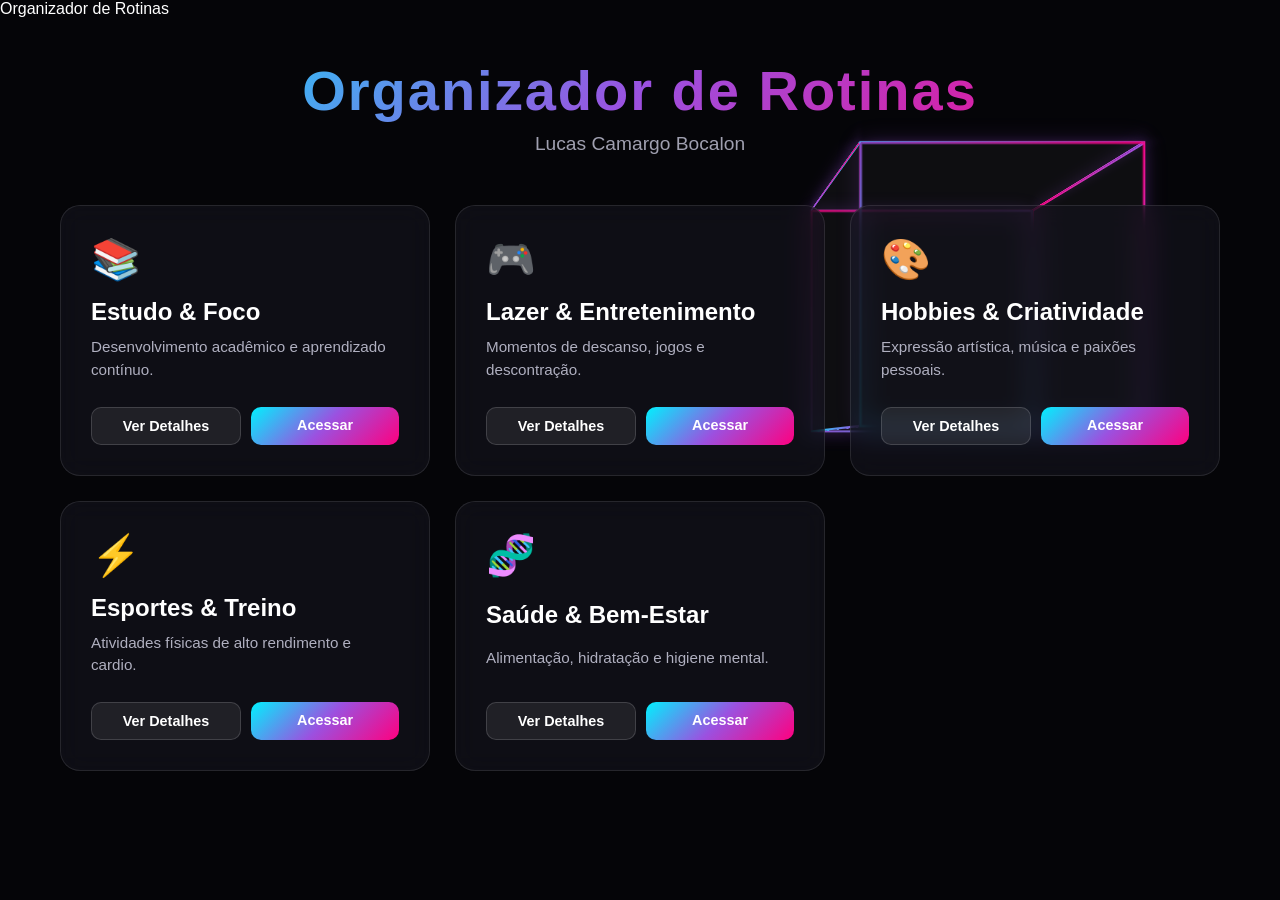
<file: index.html>
<!DOCTYPE html>
<html lang="pt-BR">
<head>
  <meta charset="UTF-8">
  <meta name="viewport" content="width=device-width, initial-scale=1.0">
  <title></title> Organizador de Rotinas</title>
  <link rel="stylesheet" href="style.css">
</head>
<body>

  <!-- Objeto 3D Flutuante ao Fundo -->
  <div class="bg-3d-scene">
    <div class="cube-3d">
      <div class="face front"></div>
      <div class="face back"></div>
      <div class="face right"></div>
      <div class="face left"></div>
      <div class="face top"></div>
      <div class="face bottom"></div>
    </div>
  </div>

  <div class="app-container">
    <header class="header">
      <h1 class="gradient-text">Organizador de Rotinas </h1>
      <p>Lucas Camargo Bocalon</p>
    </header>

    <main class="cards-grid">
      <!-- Card Estudo -->
      <div class="card" data-category="estudo">
        <div class="card-icon">📚</div>
        <h2>Estudo & Foco</h2>
        <p>Desenvolvimento acadêmico e aprendizado contínuo.</p>
        <div class="card-actions">
          <button class="btn btn-secondary btn-modal" data-title="Rotina de Estudo" data-desc="Foco em leitura técnica, programação e idiomas. Técnica Pomodoro de 50 min.">Ver Detalhes</button>
          <a href="estudo.html" class="btn btn-primary">Acessar</a>
        </div>
      </div>

      <!-- Card Lazer -->
      <div class="card" data-category="lazer">
        <div class="card-icon">🎮</div>
        <h2>Lazer & Entretenimento</h2>
        <p>Momentos de descanso, jogos e descontração.</p>
        <div class="card-actions">
          <button class="btn btn-secondary btn-modal" data-title="Rotina de Lazer" data-desc="Sessões de jogos nos fins de semana e maratona de séries às sextas à noite.">Ver Detalhes</button>
          <a href="lazer.html" class="btn btn-primary">Acessar</a>
        </div>
      </div>

      <!-- Card Hobby -->
      <div class="card" data-category="hobby">
        <div class="card-icon">🎨</div>
        <h2>Hobbies & Criatividade</h2>
        <p>Expressão artística, música e paixões pessoais.</p>
        <div class="card-actions">
          <button class="btn btn-secondary btn-modal" data-title="Rotina de Hobbies" data-desc="Prática de violão por 30 minutos diários e desenho digital aos sábados.">Ver Detalhes</button>
          <a href="hobby.html" class="btn btn-primary">Acessar</a>
        </div>
      </div>

      <!-- Card Esportes -->
      <div class="card" data-category="esportes">
        <div class="card-icon">⚡</div>
        <h2>Esportes & Treino</h2>
        <p>Atividades físicas de alto rendimento e cardio.</p>
        <div class="card-actions">
          <button class="btn btn-secondary btn-modal" data-title="Rotina de Esportes" data-desc="Musculação 4x por semana e corrida ao ar livre aos domingos.">Ver Detalhes</button>
          <a href="esportes.html" class="btn btn-primary">Acessar</a>
        </div>
      </div>

      <!-- Card Saúde -->
      <div class="card" data-category="saude">
        <div class="card-icon">🧬</div>
        <h2>Saúde & Bem-Estar</h2>
        <p>Alimentação, hidratação e higiene mental.</p>
        <div class="card-actions">
          <button class="btn btn-secondary btn-modal" data-title="Rotina de Saúde" data-desc="Meditação matinal, consumo de 3L de água por dia e sono regular de 8h.">Ver Detalhes</button>
          <a href="saude.html" class="btn btn-primary">Acessar</a>
        </div>
      </div>
    </main>
  </div>

  <!-- Estrutura do Modal -->
  <div class="modal-overlay" id="modalOverlay">
    <div class="modal-content">
      <span class="modal-close" id="modalClose">×</span>
      <h3 id="modalTitle" class="gradient-text">Título da Rotina</h3>
      <p id="modalDescription">Descrição detalhada da rotina selecionada.</p>
    </div>
  </div>

  <!-- JavaScript Integrado -->
  <script>
    document.addEventListener('DOMContentLoaded', () => {
      const modalOverlay = document.getElementById('modalOverlay');
      const modalTitle = document.getElementById('modalTitle');
      const modalDescription = document.getElementById('modalDescription');
      const modalClose = document.getElementById('modalClose');
      const modalButtons = document.querySelectorAll('.btn-modal');

      // Abre Modal
      modalButtons.forEach(btn => {
        btn.addEventListener('click', () => {
          modalTitle.textContent = btn.getAttribute('data-title');
          modalDescription.textContent = btn.getAttribute('data-desc');
          modalOverlay.classList.add('active');
        });
      });

      // Fecha Modal no botão X
      modalClose.addEventListener('click', () => {
        modalOverlay.classList.remove('active');
      });

      // Fecha Modal clicando fora da caixa
      modalOverlay.addEventListener('click', (e) => {
        if (e.target === modalOverlay) {
          modalOverlay.classList.remove('active');
        }
      });
    });
  </script>
</body>
</html>
</file>
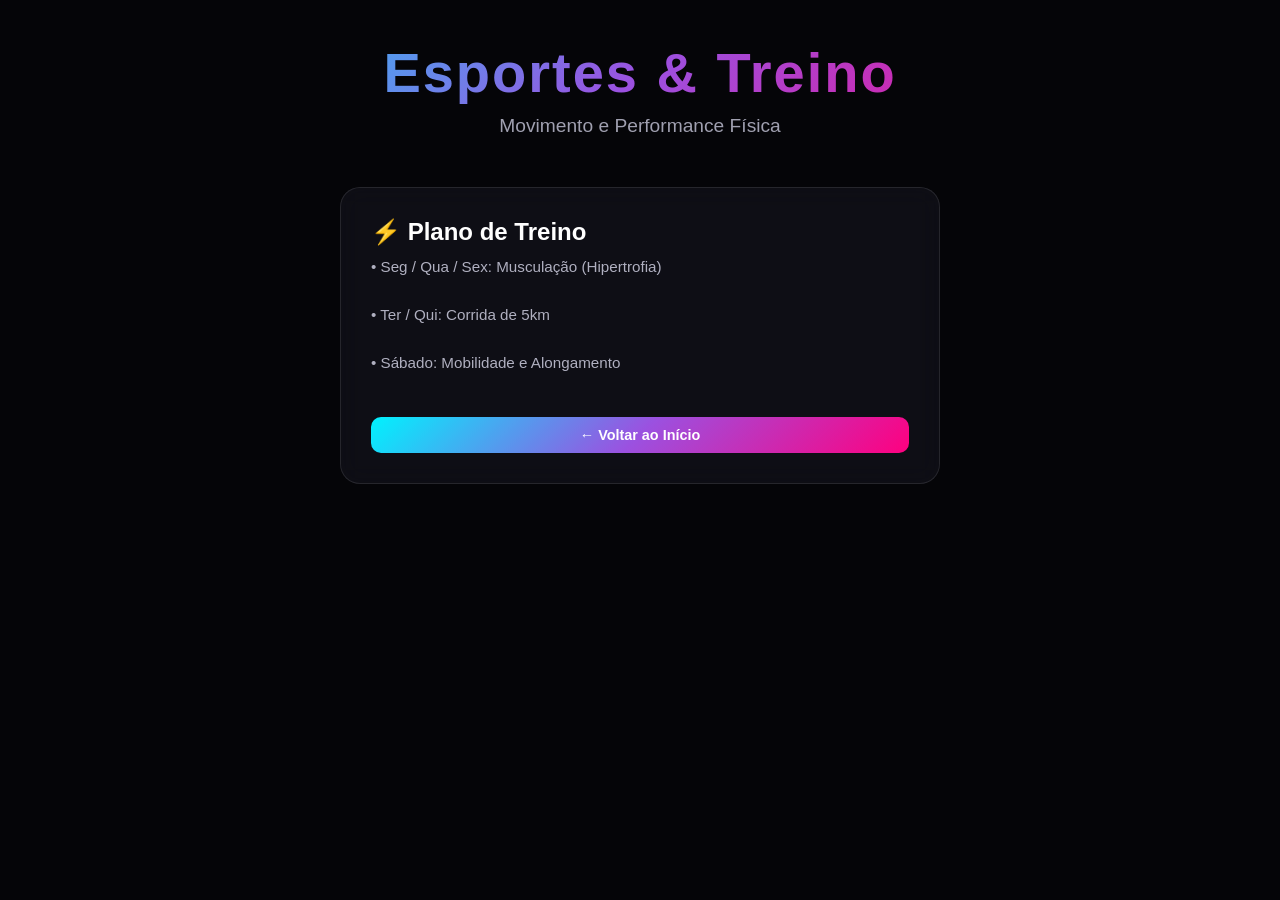
<file: esportes.html>
<!DOCTYPE html>
<html lang="pt-BR">
<head>
  <meta charset="UTF-8">
  <meta name="viewport" content="width=device-width, initial-scale=1.0">
  <title>Rotina de Esportes - LifeSphere</title>
  <link rel="stylesheet" href="style.css">
</head>
<body>
  <div class="app-container">
    <header class="header">
      <h1 class="gradient-text">Esportes & Treino</h1>
      <p>Movimento e Performance Física</p>
    </header>
    <main class="card" style="max-width: 600px; margin: 0 auto;">
      <h2>⚡ Plano de Treino</h2>
      <p>• Seg / Qua / Sex: Musculação (Hipertrofia)</p>
      <p>• Ter / Qui: Corrida de 5km</p>
      <p>• Sábado: Mobilidade e Alongamento</p>
      <br>
      <a href="index.html" class="btn btn-primary">← Voltar ao Início</a>
    </main>
  </div>
</body>
</html>
</file>
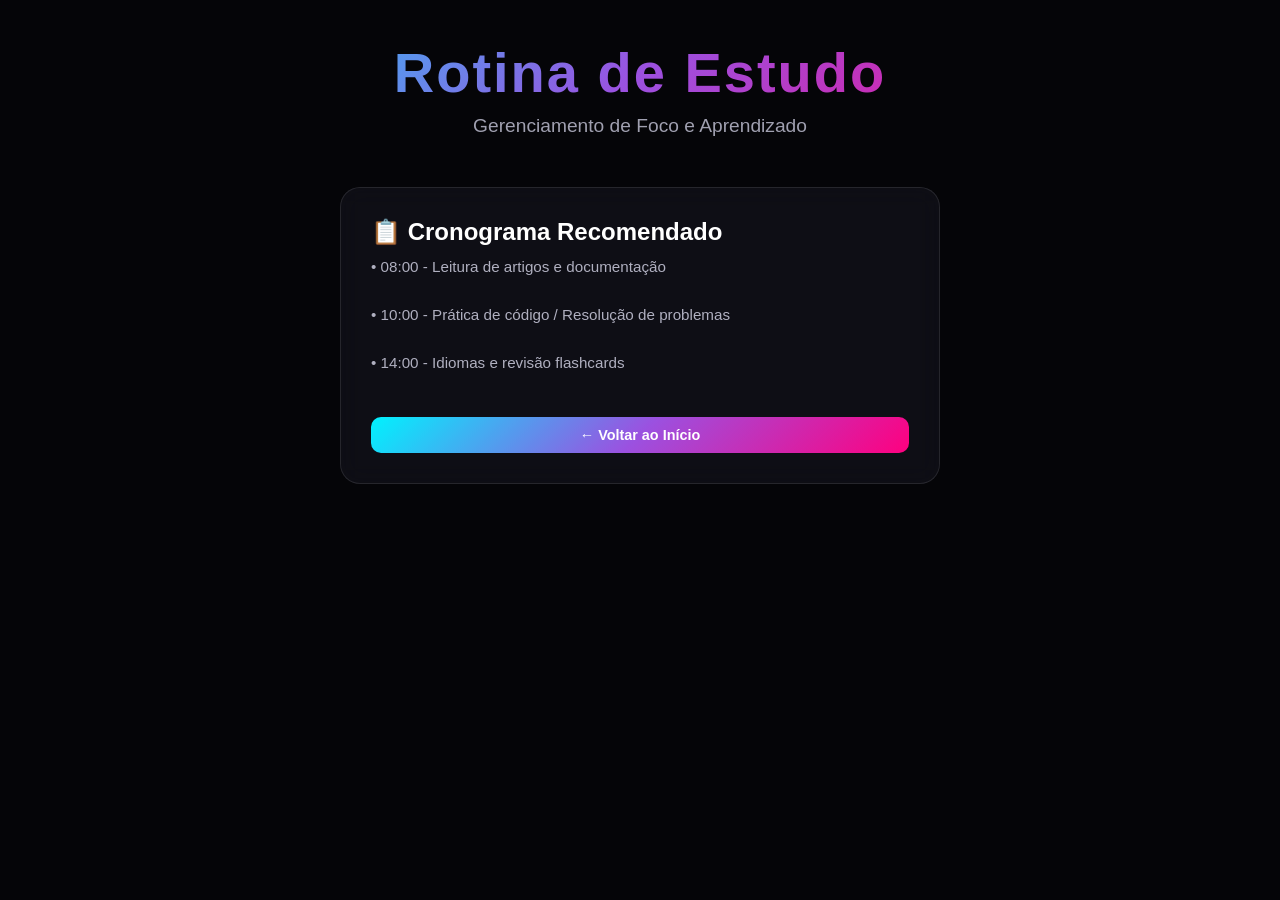
<file: estudo.html>
<!DOCTYPE html>
<html lang="pt-BR">
<head>
  <meta charset="UTF-8">
  <meta name="viewport" content="width=device-width, initial-scale=1.0">
  <title>Rotina de Estudo - LifeSphere</title>
  <link rel="stylesheet" href="style.css">
</head>
<body>
  <div class="app-container">
    <header class="header">
      <h1 class="gradient-text">Rotina de Estudo</h1>
      <p>Gerenciamento de Foco e Aprendizado</p>
    </header>
    <main class="card" style="max-width: 600px; margin: 0 auto;">
      <h2>📋 Cronograma Recomendado</h2>
      <p>• 08:00 - Leitura de artigos e documentação</p>
      <p>• 10:00 - Prática de código / Resolução de problemas</p>
      <p>• 14:00 - Idiomas e revisão flashcards</p>
      <br>
      <a href="index.html" class="btn btn-primary">← Voltar ao Início</a>
    </main>
  </div>
</body>
</html>
</file>
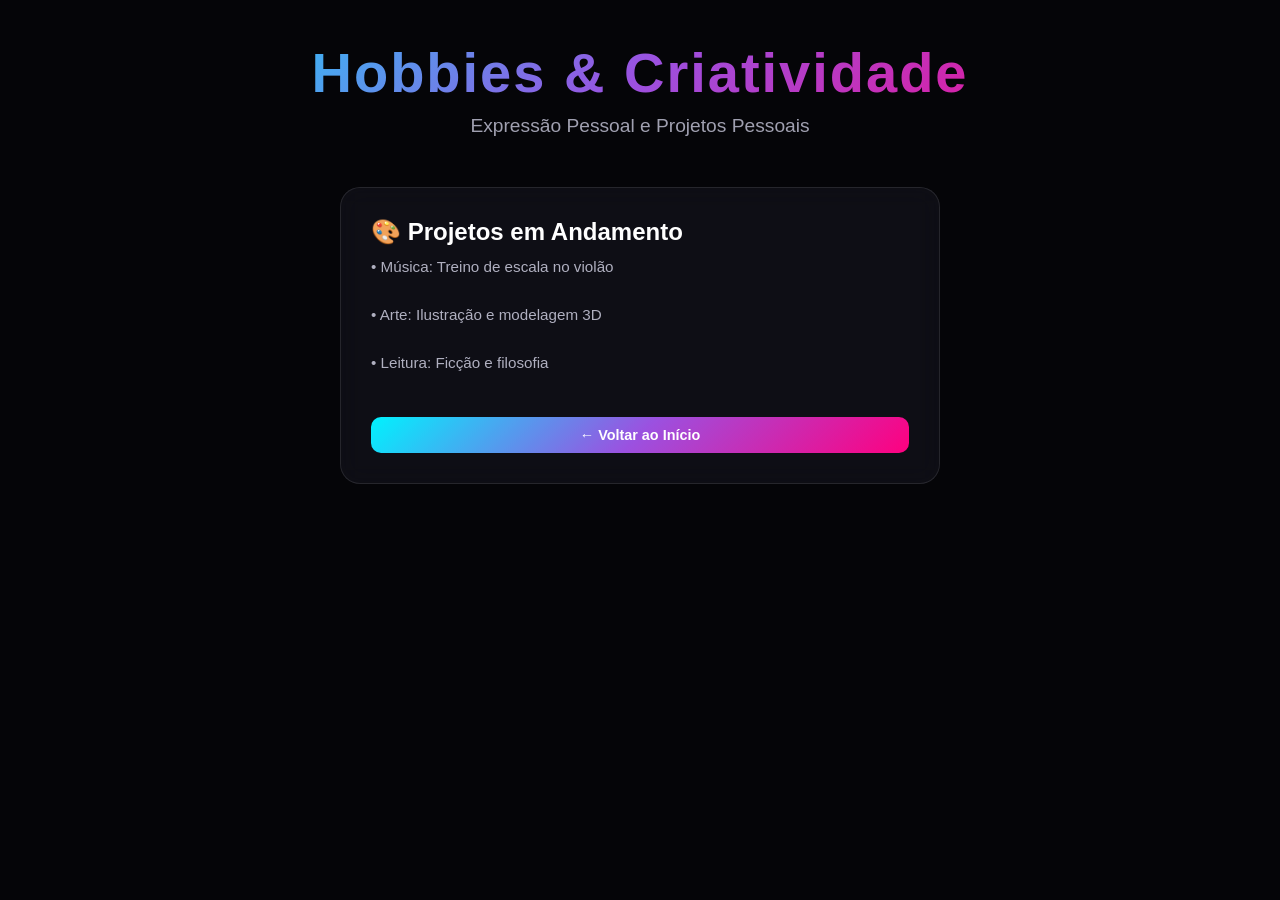
<file: hobby.html>
<!DOCTYPE html>
<html lang="pt-BR">
<head>
  <meta charset="UTF-8">
  <meta name="viewport" content="width=device-width, initial-scale=1.0">
  <title>Rotina de Hobbies - LifeSphere</title>
  <link rel="stylesheet" href="style.css">
</head>
<body>
  <div class="app-container">
    <header class="header">
      <h1 class="gradient-text">Hobbies & Criatividade</h1>
      <p>Expressão Pessoal e Projetos Pessoais</p>
    </header>
    <main class="card" style="max-width: 600px; margin: 0 auto;">
      <h2>🎨 Projetos em Andamento</h2>
      <p>• Música: Treino de escala no violão</p>
      <p>• Arte: Ilustração e modelagem 3D</p>
      <p>• Leitura: Ficção e filosofia</p>
      <br>
      <a href="index.html" class="btn btn-primary">← Voltar ao Início</a>
    </main>
  </div>
</body>
</html>
</file>
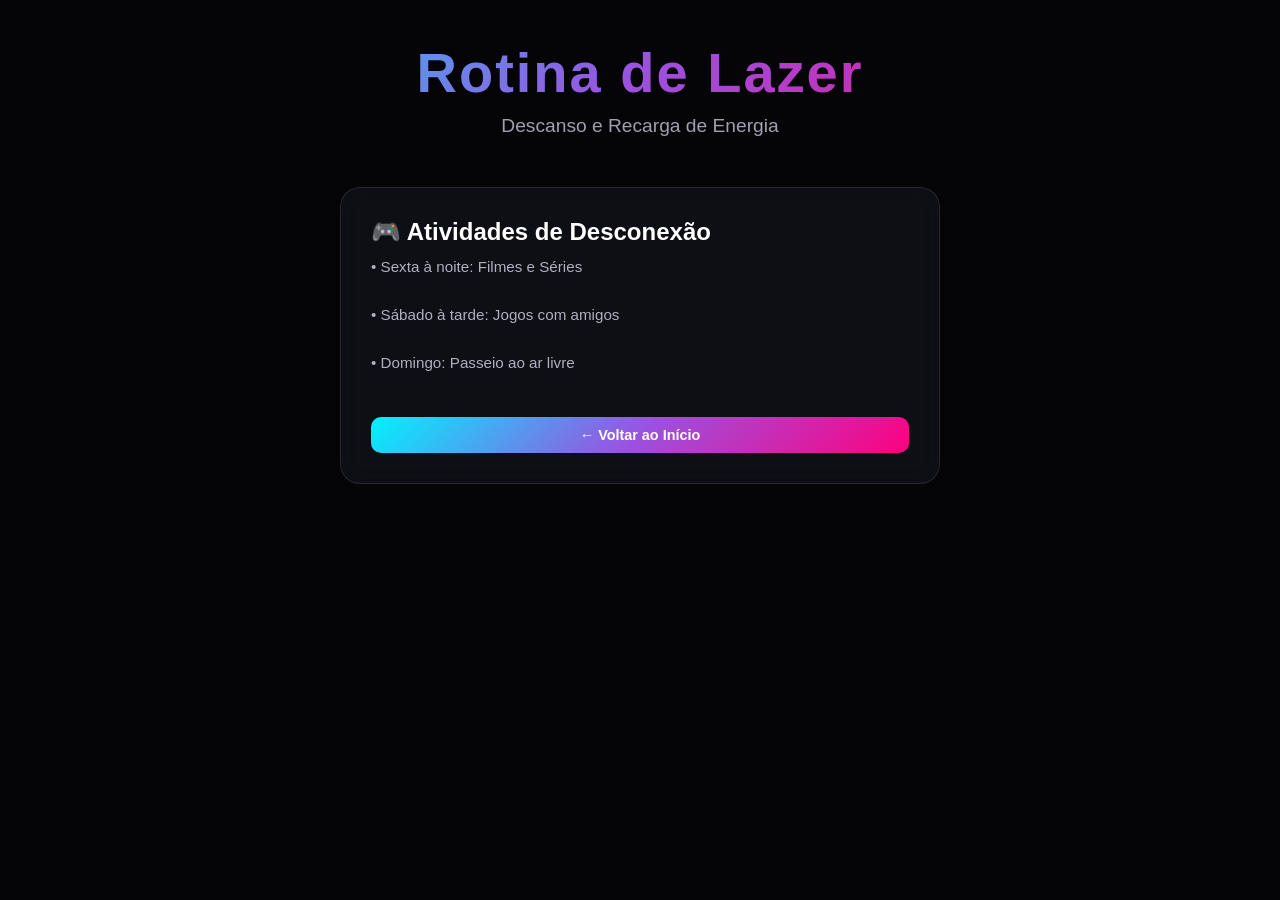
<file: lazer.html>
<!DOCTYPE html>
<html lang="pt-BR">
<head>
  <meta charset="UTF-8">
  <meta name="viewport" content="width=device-width, initial-scale=1.0">
  <title>Rotina de Lazer - LifeSphere</title>
  <link rel="stylesheet" href="style.css">
</head>
<body>
  <div class="app-container">
    <header class="header">
      <h1 class="gradient-text">Rotina de Lazer</h1>
      <p>Descanso e Recarga de Energia</p>
    </header>
    <main class="card" style="max-width: 600px; margin: 0 auto;">
      <h2>🎮 Atividades de Desconexão</h2>
      <p>• Sexta à noite: Filmes e Séries</p>
      <p>• Sábado à tarde: Jogos com amigos</p>
      <p>• Domingo: Passeio ao ar livre</p>
      <br>
      <a href="index.html" class="btn btn-primary">← Voltar ao Início</a>
    </main>
  </div>
</body>
</html>
</file>
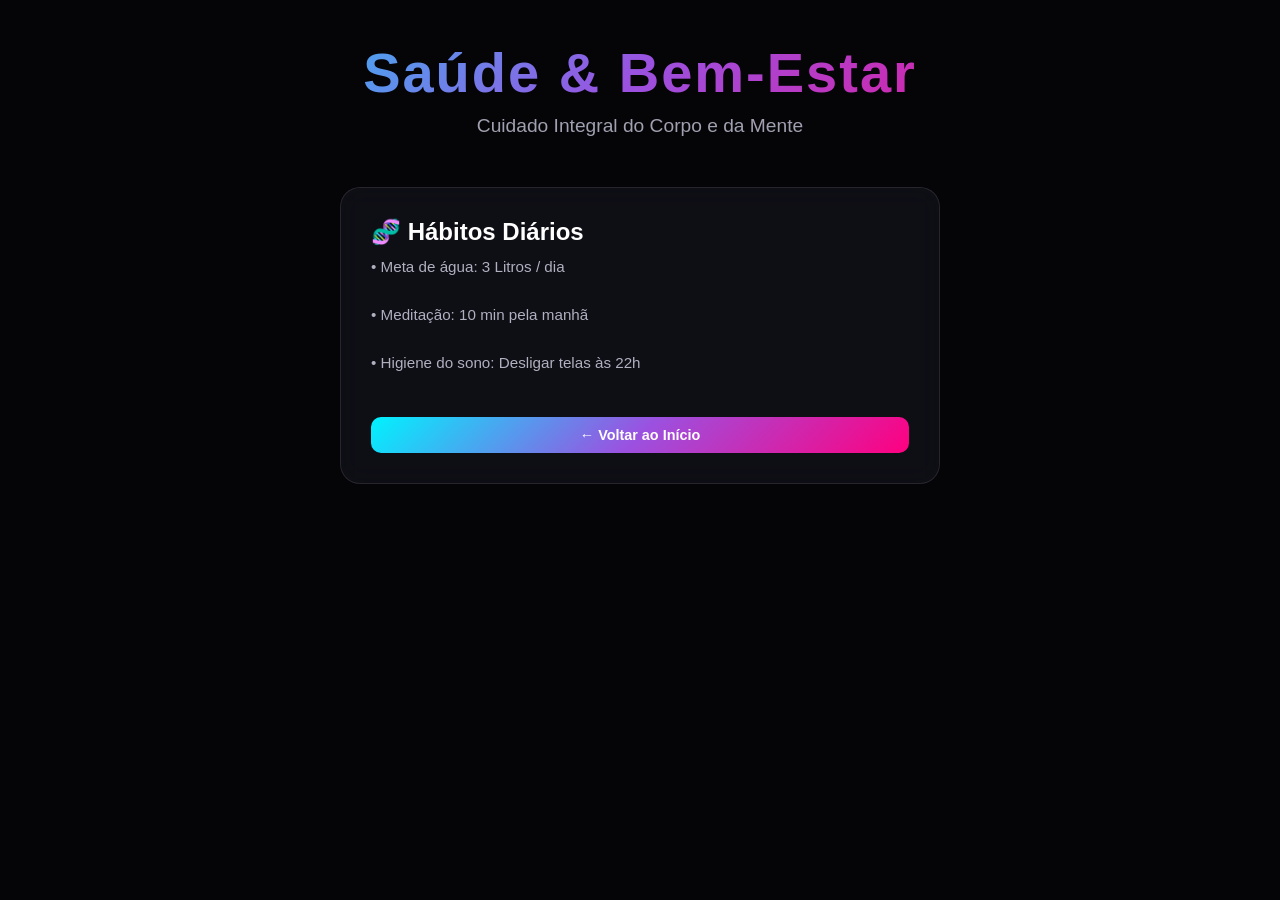
<file: saude.html>
<!DOCTYPE html>
<html lang="pt-BR">
<head>
  <meta charset="UTF-8">
  <meta name="viewport" content="width=device-width, initial-scale=1.0">
  <title>Rotina de Saúde - LifeSphere</title>
  <link rel="stylesheet" href="style.css">
</head>
<body>
  <div class="app-container">
    <header class="header">
      <h1 class="gradient-text">Saúde & Bem-Estar</h1>
      <p>Cuidado Integral do Corpo e da Mente</p>
    </header>
    <main class="card" style="max-width: 600px; margin: 0 auto;">
      <h2>🧬 Hábitos Diários</h2>
      <p>• Meta de água: 3 Litros / dia</p>
      <p>• Meditação: 10 min pela manhã</p>
      <p>• Higiene do sono: Desligar telas às 22h</p>
      <br>
      <a href="index.html" class="btn btn-primary">← Voltar ao Início</a>
    </main>
  </div>
</body>
</html>
</file>
<file: style.css>
/* RESET & BASE */
* {
  margin: 0;
  padding: 0;
  box-sizing: border-box;
  font-family: 'Segoe UI', Tahoma, Geneva, Verdana, sans-serif;
}

body {
  background-color: #050508;
  color: #ffffff;
  min-height: 100vh;
  overflow-x: hidden;
  position: relative;
}

/* GRADIENTE 3 CORES */
.gradient-text {
  background: linear-gradient(135deg, #00f2fe 0%, #9b51e0 50%, #ff007f 100%);
  -webkit-background-clip: text;
  -webkit-text-fill-color: transparent;
}

/* OBJETOS 3D AO FUNDO (Cenas & Animações) */
.bg-3d-scene {
  position: fixed;
  top: 50%;
  left: 50%;
  transform: translate(-50%, -50%);
  width: 100vw;
  height: 100vh;
  perspective: 1000px;
  z-index: -1;
  pointer-events: none;
}

.cube-3d {
  width: 250px;
  height: 250px;
  position: absolute;
  top: 20%;
  left: 65%;
  transform-style: preserve-3d;
  animation: floatAndRotate 15s infinite linear;
}

.face {
  position: absolute;
  width: 250px;
  height: 250px;
  background: rgba(255, 255, 255, 0.02);
  border: 2px solid;
  border-image: linear-gradient(45deg, #00f2fe, #9b51e0, #ff007f) 1;
  box-shadow: 0 0 20px rgba(155, 81, 224, 0.2);
}

.front  { transform: rotateY(0deg) translateZ(125px); }
.back   { transform: rotateY(180deg) translateZ(125px); }
.right  { transform: rotateY(90deg) translateZ(125px); }
.left   { transform: rotateY(-90deg) translateZ(125px); }
.top    { transform: rotateX(90deg) translateZ(125px); }
.bottom { transform: rotateX(-90deg) translateZ(125px); }

@keyframes floatAndRotate {
  0% {
    transform: rotateX(0deg) rotateY(0deg) translateY(0px);
  }
  50% {
    transform: rotateX(180deg) rotateY(180deg) translateY(-40px);
  }
  100% {
    transform: rotateX(360deg) rotateY(360deg) translateY(0px);
  }
}

/* LAYOUT PRINCIPAL */
.app-container {
  max-width: 1200px;
  margin: 0 auto;
  padding: 40px 20px;
}

.header {
  text-align: center;
  margin-bottom: 50px;
}

.header h1 {
  font-size: 3.5rem;
  letter-spacing: 2px;
  margin-bottom: 10px;
}

.header p {
  color: #a0a0b0;
  font-size: 1.2rem;
}

/* GRID & CARDS 3D */
.cards-grid {
  display: grid;
  grid-template-columns: repeat(auto-fit, minmax(280px, 1fr));
  gap: 25px;
}

.card {
  background: rgba(20, 20, 30, 0.6);
  backdrop-filter: blur(12px);
  border: 1px solid rgba(255, 255, 255, 0.1);
  border-radius: 20px;
  padding: 30px;
  display: flex;
  flex-direction: column;
  justify-content: space-between;
  transition: transform 0.4s ease, box-shadow 0.4s ease, border-color 0.4s ease;
  transform-style: preserve-3d;
}

.card:hover {
  transform: translateY(-10px) rotateX(5deg) rotateY(-5deg);
  box-shadow: 0 15px 35px rgba(0, 242, 254, 0.2), 0 5px 15px rgba(255, 0, 127, 0.2);
  border-color: rgba(155, 81, 224, 0.5);
}

.card-icon {
  font-size: 2.5rem;
  margin-bottom: 15px;
}

.card h2 {
  font-size: 1.5rem;
  margin-bottom: 10px;
  color: #ffffff;
}

.card p {
  color: #b0b0c0;
  font-size: 0.95rem;
  line-height: 1.5;
  margin-bottom: 25px;
}

.card-actions {
  display: flex;
  gap: 10px;
}

/* BOTÕES */
.btn {
  padding: 10px 18px;
  border-radius: 10px;
  font-weight: 600;
  cursor: pointer;
  text-decoration: none;
  font-size: 0.9rem;
  transition: all 0.3s ease;
  text-align: center;
  border: none;
}

.btn-primary {
  background: linear-gradient(135deg, #00f2fe, #9b51e0, #ff007f);
  color: #fff;
  flex: 1;
}

.btn-primary:hover {
  opacity: 0.9;
  box-shadow: 0 0 15px rgba(155, 81, 224, 0.6);
}

.btn-secondary {
  background: rgba(255, 255, 255, 0.08);
  color: #fff;
  border: 1px solid rgba(255, 255, 255, 0.15);
  flex: 1;
}

.btn-secondary:hover {
  background: rgba(255, 255, 255, 0.2);
}

/* MODAL */
.modal-overlay {
  position: fixed;
  top: 0;
  left: 0;
  width: 100%;
  height: 100%;
  background: rgba(0, 0, 0, 0.8);
  backdrop-filter: blur(8px);
  display: flex;
  justify-content: center;
  align-items: center;
  opacity: 0;
  pointer-events: none;
  transition: opacity 0.3s ease;
  z-index: 1000;
}

.modal-overlay.active {
  opacity: 1;
  pointer-events: all;
}

.modal-content {
  background: #0f0f18;
  border: 1px solid rgba(155, 81, 224, 0.4);
  border-radius: 20px;
  padding: 40px;
  width: 90%;
  max-width: 500px;
  position: relative;
  box-shadow: 0 0 30px rgba(0, 242, 254, 0.3);
  transform: scale(0.8);
  transition: transform 0.3s ease;
}

.modal-overlay.active .modal-content {
  transform: scale(1);
}

.modal-close {
  position: absolute;
  top: 15px;
  right: 20px;
  font-size: 1.8rem;
  color: #aaa;
  cursor: pointer;
  transition: color 0.2s;
}

.modal-close:hover {
  color: #ff007f;
}

.modal-content h3 {
  font-size: 1.8rem;
  margin-bottom: 15px;
}

.modal-content p {
  color: #d0d0e0;
  line-height: 1.6;
}
</file>
